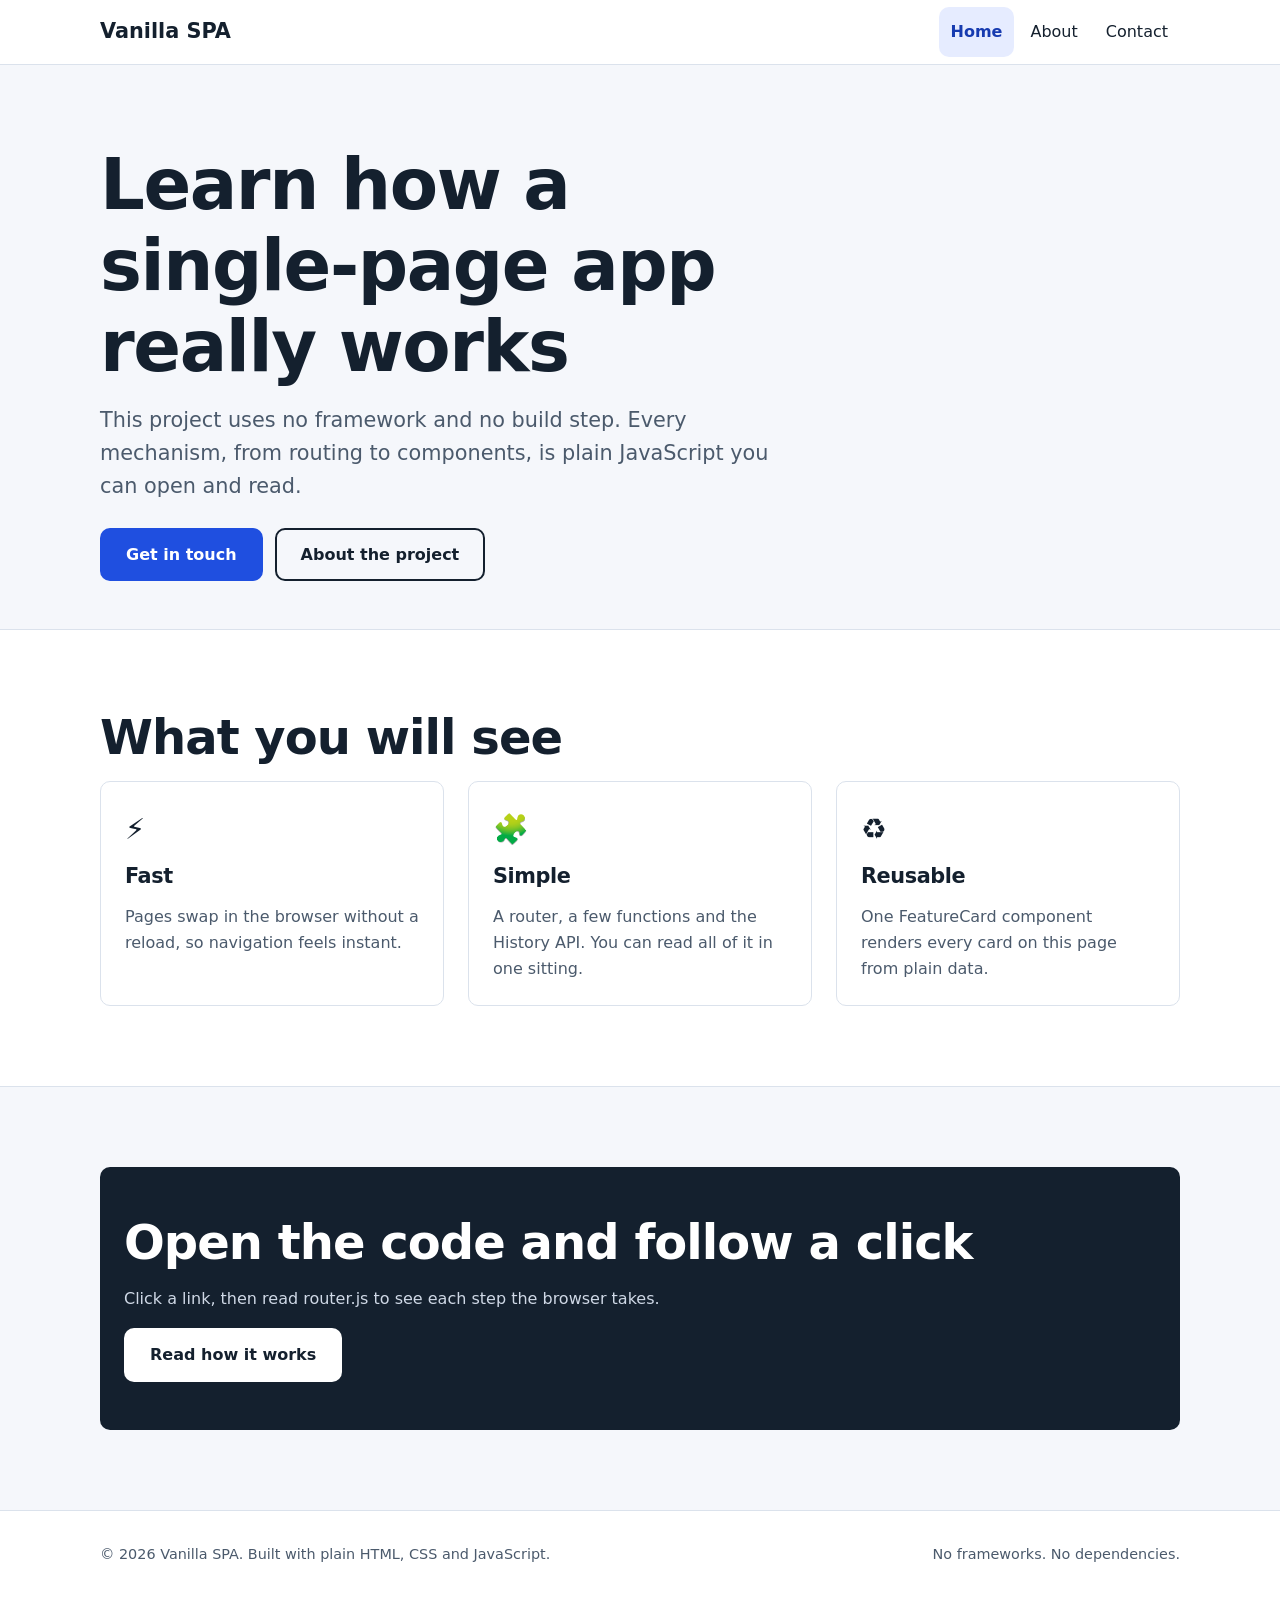
<file: vanilla-spa-offline/vanilla-spa-offline/index.html>
<!DOCTYPE html>
<html lang="en">
<head>
    <meta charset="UTF-8">
    <meta name="viewport" content="width=device-width, initial-scale=1">
    <title>Vanilla SPA</title>
    <meta name="description" content="Frameworksiz Vanilla JavaScript SPA — o'rganish uchun loyiha.">
    <link rel="stylesheet" href="css/style.css">
</head>
<body>
    <a class="skip-link" href="#main">Skip to content</a>

    <!-- Yagona HTML hujjat: qolgan hamma narsa JavaScript orqali shu yerga chiziladi. -->
    <div id="app"></div>

    <noscript>This app needs JavaScript to run.</noscript>

    <!-- Classic scriptlar (module emas): file:// da ishlashi uchun. TARTIB MUHIM:
         avval componentlar, keyin pagelar, keyin router va app. -->
    <script src="js/components/navbar.js"></script>
    <script src="js/components/footer.js"></script>
    <script src="js/components/feature-card.js"></script>
    <script src="js/components/stat-card.js"></script>
    <script src="js/components/contact-info.js"></script>
    <script src="js/components/form-field.js"></script>
    <script src="js/pages/home.js"></script>
    <script src="js/pages/about.js"></script>
    <script src="js/pages/contact.js"></script>
    <script src="js/pages/not-found.js"></script>
    <script src="js/router.js"></script>
    <script src="js/app.js"></script>
</body>
</html>
</file>
<file: vanilla-spa-offline/vanilla-spa-offline/css/style.css>
/* ==========================================================
   1. TOKENS — hamma rang, o'lcham va masofa shu yerda
   ========================================================== */
:root {
    --color-bg: #f5f7fb;
    --color-surface: #ffffff;
    --color-ink: #14202e;
    --color-muted: #4b5a6c;          /* oq fonda kontrast ~7:1 */
    --color-line: #dbe2ec;
    --color-accent: #1f4fe0;
    --color-accent-dark: #173bb0;
    --color-accent-soft: #e6ecff;
    --color-error: #b3261e;
    --color-success: #146c3a;
    --color-success-soft: #e3f5ea;

    --font-body: system-ui, -apple-system, "Segoe UI", Roboto, sans-serif;
    --font-code: ui-monospace, "SF Mono", Menlo, Consolas, monospace;

    /* Spacing scale: 4px asosida */
    --space-1: 0.25rem;
    --space-2: 0.5rem;
    --space-3: 0.75rem;
    --space-4: 1rem;
    --space-5: 1.5rem;
    --space-6: 2rem;
    --space-7: 3rem;
    --space-8: 5rem;

    /* Responsive typography: clamp(min, ideal, max) */
    --text-sm: 0.9rem;
    --text-base: 1rem;
    --text-lg: clamp(1.1rem, 1rem + 0.5vw, 1.3rem);
    --text-2xl: clamp(1.9rem, 1.4rem + 2.5vw, 3rem);
    --text-hero: clamp(2.3rem, 1.5rem + 4.5vw, 4.4rem);

    --radius: 10px;
    --max-width: 1080px;
    --transition: 160ms ease;
}

/* ==========================================================
   2. BASE
   ========================================================== */
*, *::before, *::after { box-sizing: border-box; }

html { scroll-behavior: smooth; }

body {
    margin: 0;
    font-family: var(--font-body);
    font-size: var(--text-base);
    line-height: 1.6;
    color: var(--color-ink);
    background: var(--color-bg);
}

h1, h2, h3 { line-height: 1.15; margin: 0 0 var(--space-4); letter-spacing: -0.02em; }
h1 { font-size: var(--text-hero); }
h2 { font-size: var(--text-2xl); }
h3 { font-size: var(--text-lg); }
p  { margin: 0 0 var(--space-4); max-width: 65ch; }

a { color: var(--color-accent); }
a:hover { color: var(--color-accent-dark); }

img, svg { max-width: 100%; }

:focus-visible {
    outline: 3px solid var(--color-accent);
    outline-offset: 3px;
    border-radius: 4px;
}
main:focus { outline: none; }  /* router main'ga focus beradi, ramka kerak emas */

.skip-link {
    position: absolute;
    left: var(--space-4);
    top: -4rem;
    background: var(--color-ink);
    color: #fff;
    padding: var(--space-2) var(--space-4);
    border-radius: var(--radius);
    z-index: 100;
}
.skip-link:focus { top: var(--space-3); }

.container {
    width: min(100% - 2 * var(--space-5), var(--max-width));
    margin-inline: auto;
}

.section { padding-block: var(--space-8); }
.section--white { background: var(--color-surface); border-block: 1px solid var(--color-line); }

.lead { font-size: var(--text-lg); color: var(--color-muted); }

/* ==========================================================
   3. BUTTONS
   ========================================================== */
.btn {
    display: inline-block;
    font: inherit;
    font-weight: 600;
    text-decoration: none;
    padding: var(--space-3) var(--space-5);
    border-radius: var(--radius);
    border: 2px solid transparent;
    cursor: pointer;
    transition: background var(--transition), color var(--transition), border-color var(--transition);
}
.btn--primary { background: var(--color-accent); color: #fff; }
.btn--primary:hover { background: var(--color-accent-dark); color: #fff; }
.btn--secondary { background: transparent; color: var(--color-ink); border-color: var(--color-ink); }
.btn--secondary:hover { background: var(--color-ink); color: #fff; }
.btn-row { display: flex; flex-wrap: wrap; gap: var(--space-3); margin-top: var(--space-5); }

/* ==========================================================
   4. NAVBAR  (mobile-first: avval telefon, keyin kengroq ekran)
   ========================================================== */
.site-header {
    background: var(--color-surface);
    border-bottom: 1px solid var(--color-line);
    position: sticky;
    top: 0;
    z-index: 50;
}
.nav {
    display: flex;
    align-items: center;
    justify-content: space-between;
    min-height: 4rem;
    flex-wrap: wrap;
}
.nav__brand {
    font-weight: 800;
    font-size: var(--text-lg);
    color: var(--color-ink);
    text-decoration: none;
}
.nav__toggle {
    font: inherit;
    font-weight: 600;
    background: transparent;
    border: 2px solid var(--color-ink);
    color: var(--color-ink);
    border-radius: var(--radius);
    padding: var(--space-2) var(--space-4);
    cursor: pointer;
}
.nav__menu {
    display: none;                 /* telefonda dastlab yopiq */
    list-style: none;
    margin: 0;
    padding: 0 0 var(--space-4);
    width: 100%;
    flex-direction: column;
    gap: var(--space-1);
}
.nav__menu.is-open { display: flex; }   /* JS shu class'ni qo'shadi/olib tashlaydi */

.nav__link {
    display: block;
    padding: var(--space-3);
    border-radius: var(--radius);
    color: var(--color-ink);
    text-decoration: none;
    font-weight: 500;
    transition: background var(--transition);
}
.nav__link:hover { background: var(--color-accent-soft); color: var(--color-ink); }
.nav__link[aria-current="page"] {
    background: var(--color-accent-soft);
    color: var(--color-accent-dark);
    font-weight: 700;
}

@media (min-width: 768px) {
    .nav__toggle { display: none; }
    .nav__menu { display: flex; flex-direction: row; width: auto; padding: 0; }
}

/* ==========================================================
   5. HERO
   ========================================================== */
.hero { padding-block: var(--space-8) var(--space-7); }
.hero h1 { max-width: 14ch; }
.hero .lead { max-width: 52ch; }

/* ==========================================================
   6. CARDS + GRID
   ========================================================== */
.grid { display: grid; gap: var(--space-5); grid-template-columns: 1fr; }   /* mobile: 1 ustun */
@media (min-width: 600px) { .grid--3 { grid-template-columns: repeat(2, 1fr); } }   /* tablet */
@media (min-width: 900px) { .grid--3 { grid-template-columns: repeat(3, 1fr); } }   /* desktop */
@media (min-width: 600px) { .grid--2 { grid-template-columns: repeat(2, 1fr); } }

.card {
    background: var(--color-surface);
    border: 1px solid var(--color-line);
    border-radius: var(--radius);
    padding: var(--space-5);
    transition: border-color var(--transition), transform var(--transition);
}
.card:hover { border-color: var(--color-accent); transform: translateY(-2px); }
.card__icon { font-size: 1.8rem; margin-bottom: var(--space-3); display: block; }
.card p { color: var(--color-muted); margin-bottom: 0; }

.stat__value { font-size: var(--text-2xl); font-weight: 800; color: var(--color-accent); line-height: 1; display: block; margin-bottom: var(--space-2); }
.stat__label { color: var(--color-muted); }

.cta {
    background: var(--color-ink);
    color: #fff;
    border-radius: var(--radius);
    padding: var(--space-7) var(--space-5);
}
.cta p { color: #cfd8e6; }
.cta .btn--primary { background: #fff; color: var(--color-ink); }
.cta .btn--primary:hover { background: var(--color-accent-soft); }

.list { padding-left: 1.2rem; margin: 0 0 var(--space-4); }
.list li { margin-bottom: var(--space-2); max-width: 65ch; }

/* ==========================================================
   7. CONTACT + FORM
   ========================================================== */
.contact-layout { display: grid; gap: var(--space-6); }
@media (min-width: 900px) { .contact-layout { grid-template-columns: 1fr 1.3fr; } }

.info-list { display: grid; gap: var(--space-4); margin: 0; }
.info-list dt { font-weight: 700; }
.info-list dd { margin: 0; color: var(--color-muted); }

.form { display: grid; gap: var(--space-4); }
.field { display: grid; gap: var(--space-2); }
.field label { font-weight: 600; }
.field input, .field textarea {
    font: inherit;
    padding: var(--space-3);
    border: 2px solid var(--color-line);
    border-radius: var(--radius);
    background: var(--color-surface);
    color: var(--color-ink);
    transition: border-color var(--transition);
    width: 100%;
}
.field textarea { min-height: 9rem; resize: vertical; }
.field input:hover, .field textarea:hover { border-color: #9fb0c8; }
.field input:focus, .field textarea:focus { border-color: var(--color-accent); outline: none; box-shadow: 0 0 0 3px var(--color-accent-soft); }
.field [aria-invalid="true"] { border-color: var(--color-error); }
.field__error { color: var(--color-error); font-size: var(--text-sm); margin: 0; min-height: 1.2em; }

.form-status {
    padding: var(--space-4);
    border-radius: var(--radius);
    background: var(--color-success-soft);
    color: var(--color-success);
    font-weight: 600;
}

/* ==========================================================
   8. FOOTER
   ========================================================== */
.site-footer {
    border-top: 1px solid var(--color-line);
    background: var(--color-surface);
    padding-block: var(--space-6);
    color: var(--color-muted);
    font-size: var(--text-sm);
}
.site-footer p { margin: 0; max-width: none; }
.site-footer__inner { display: flex; flex-wrap: wrap; justify-content: space-between; gap: var(--space-3); }

code { font-family: var(--font-code); background: var(--color-accent-soft); padding: 0.1em 0.35em; border-radius: 4px; }

@media (prefers-reduced-motion: reduce) {
    * { transition: none !important; scroll-behavior: auto !important; }
    .card:hover { transform: none; }
}

.form-status:empty { display: none; }
</file>
